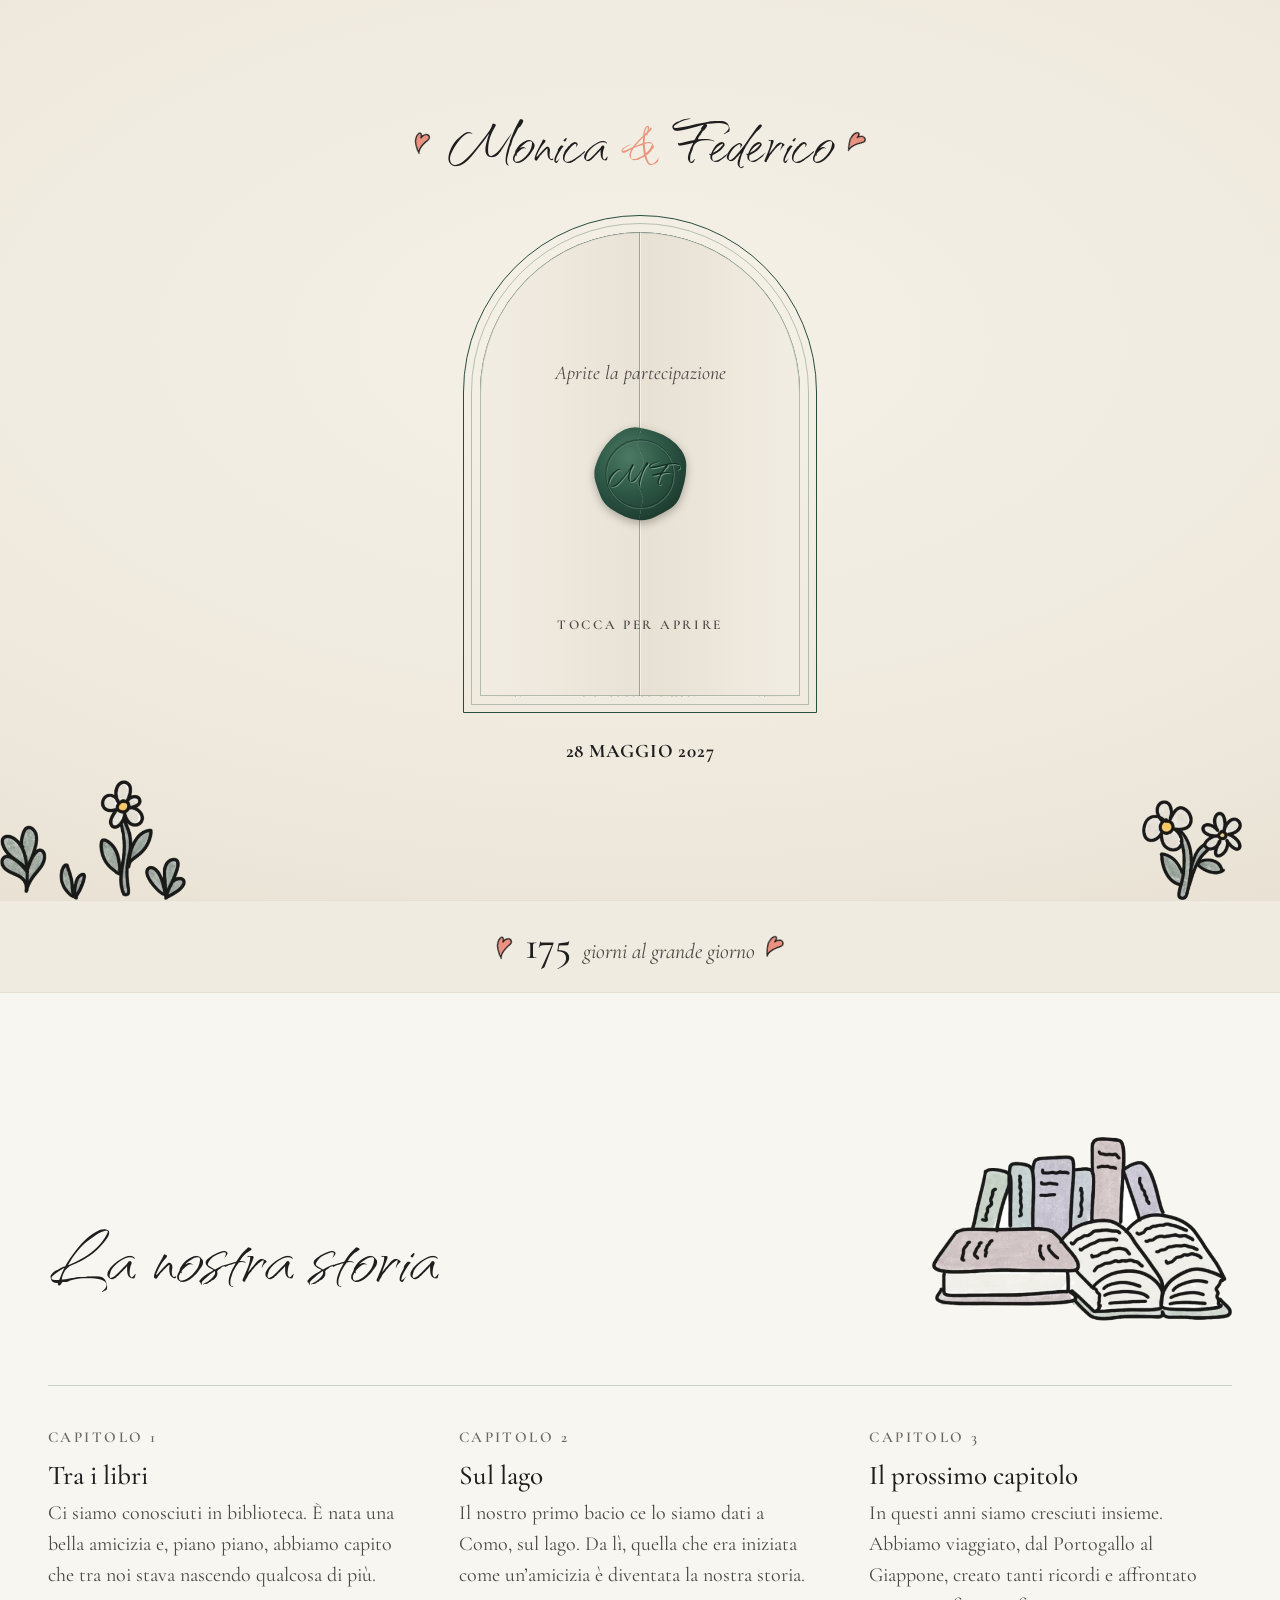
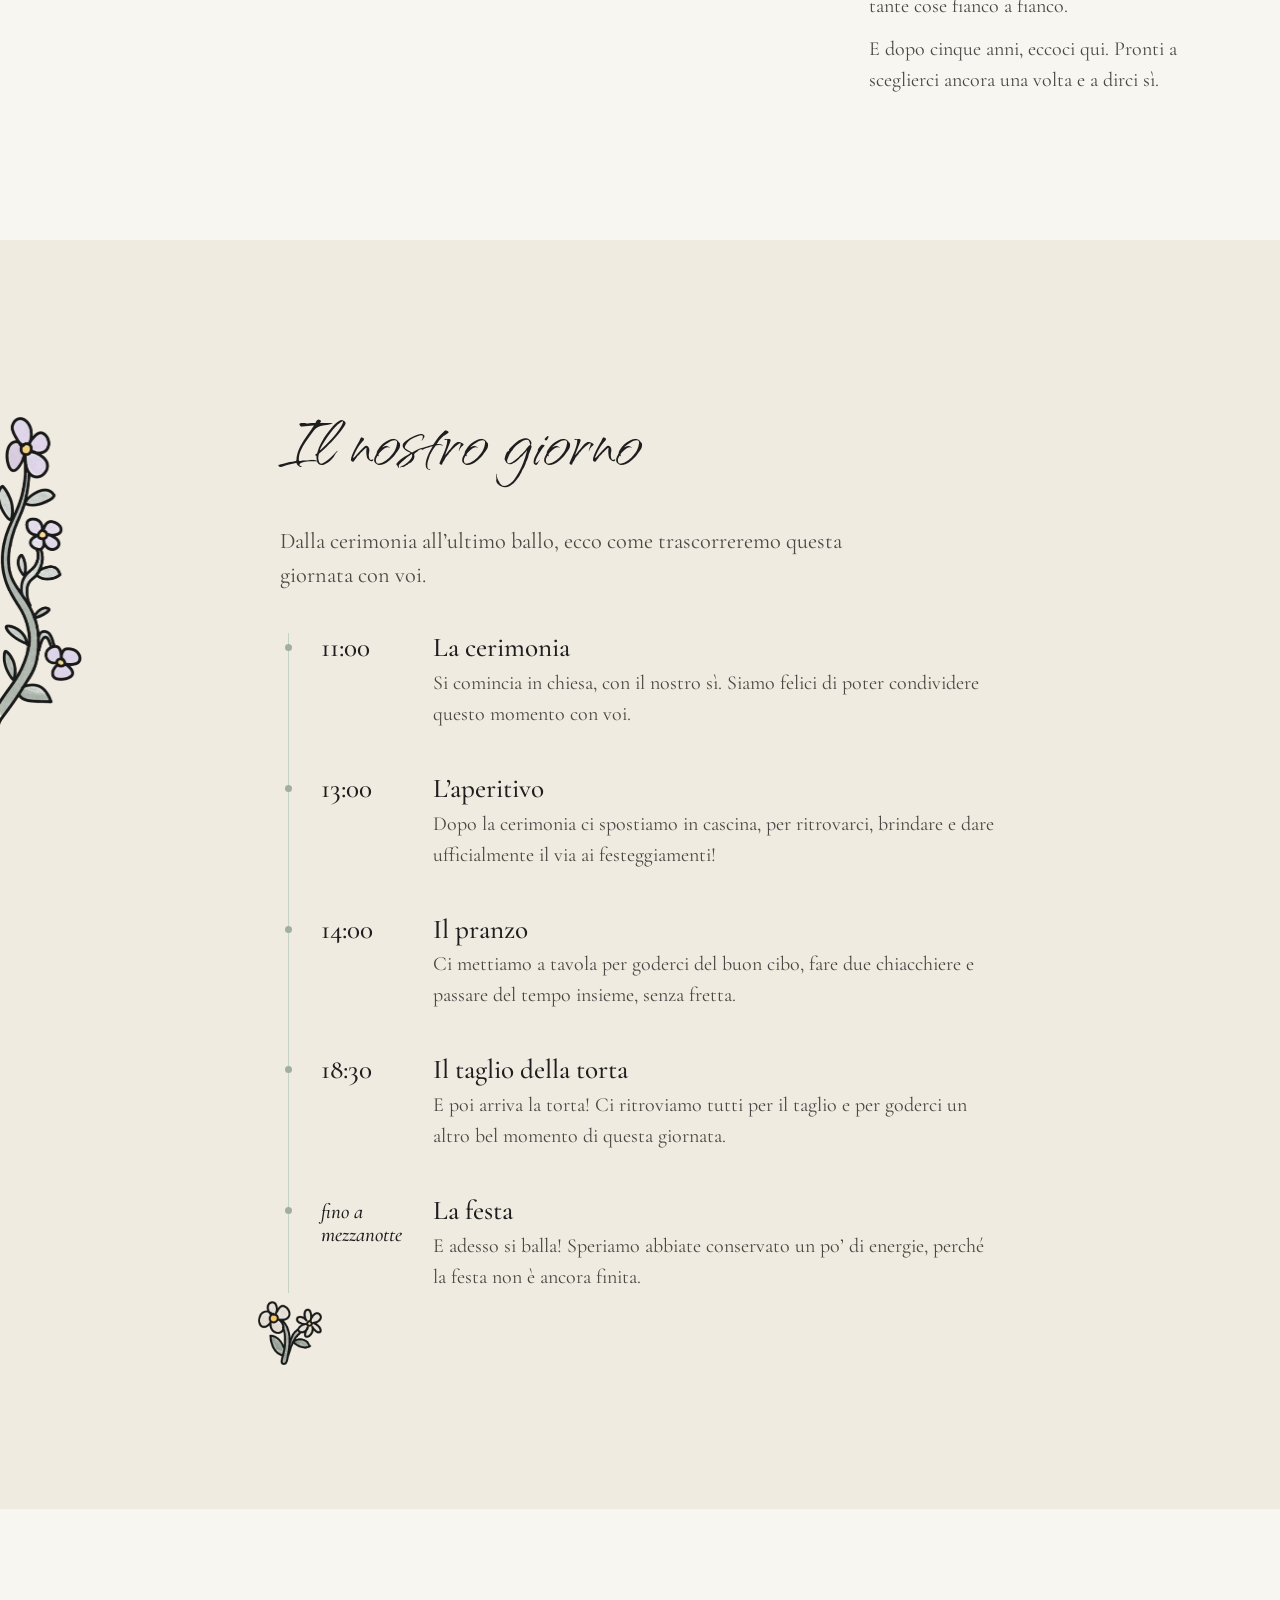
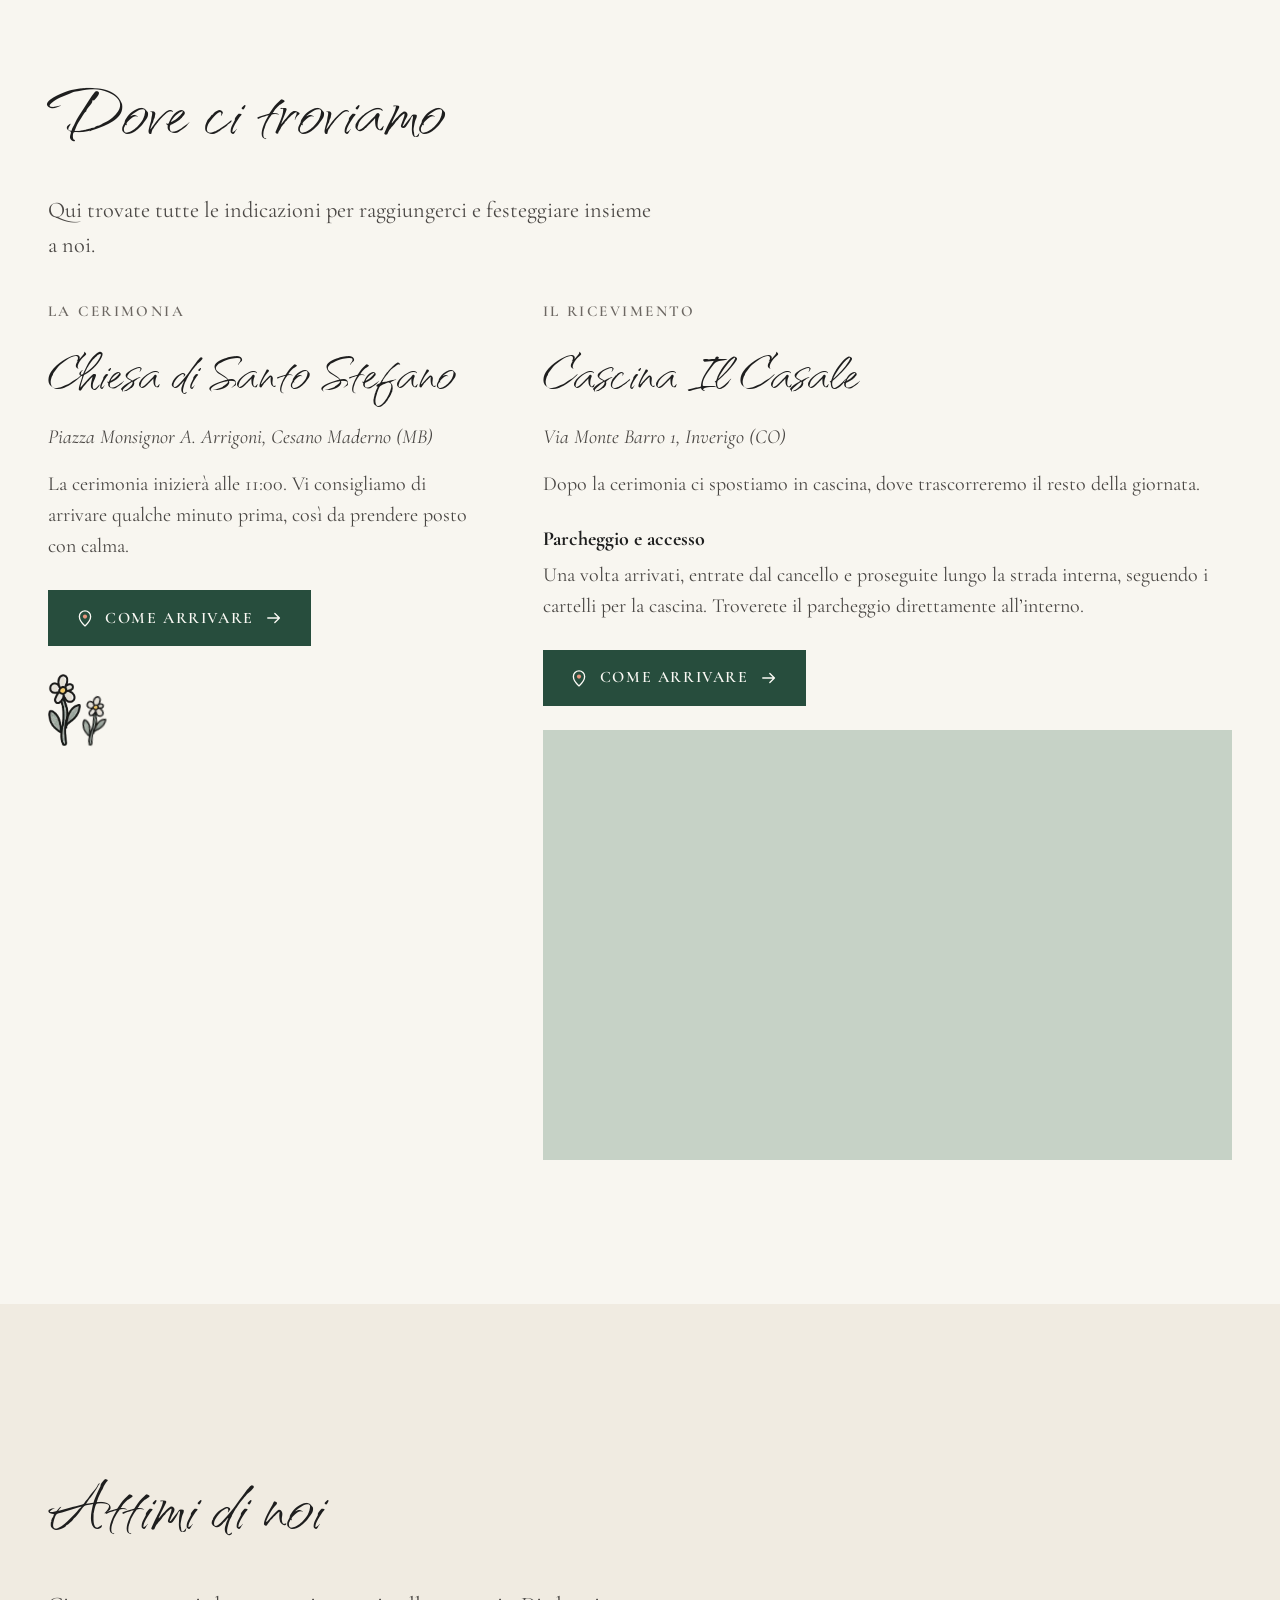
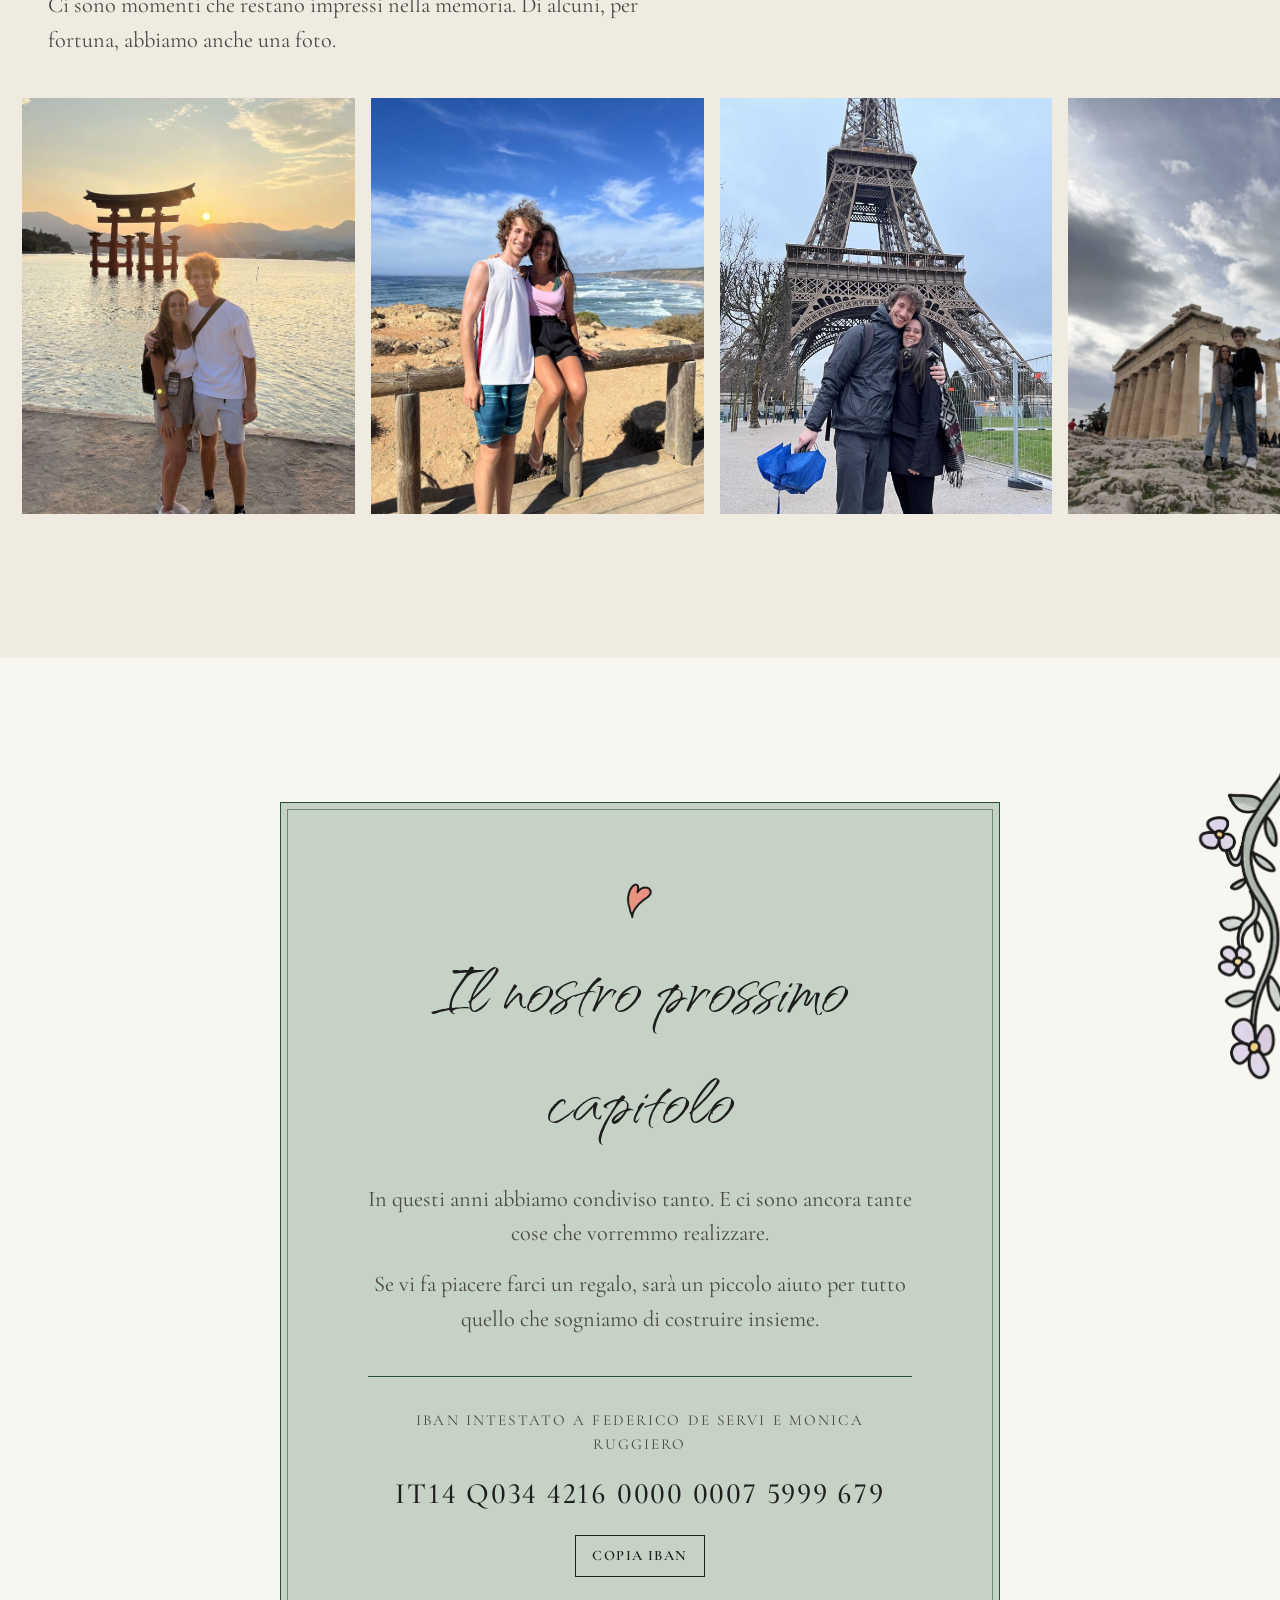
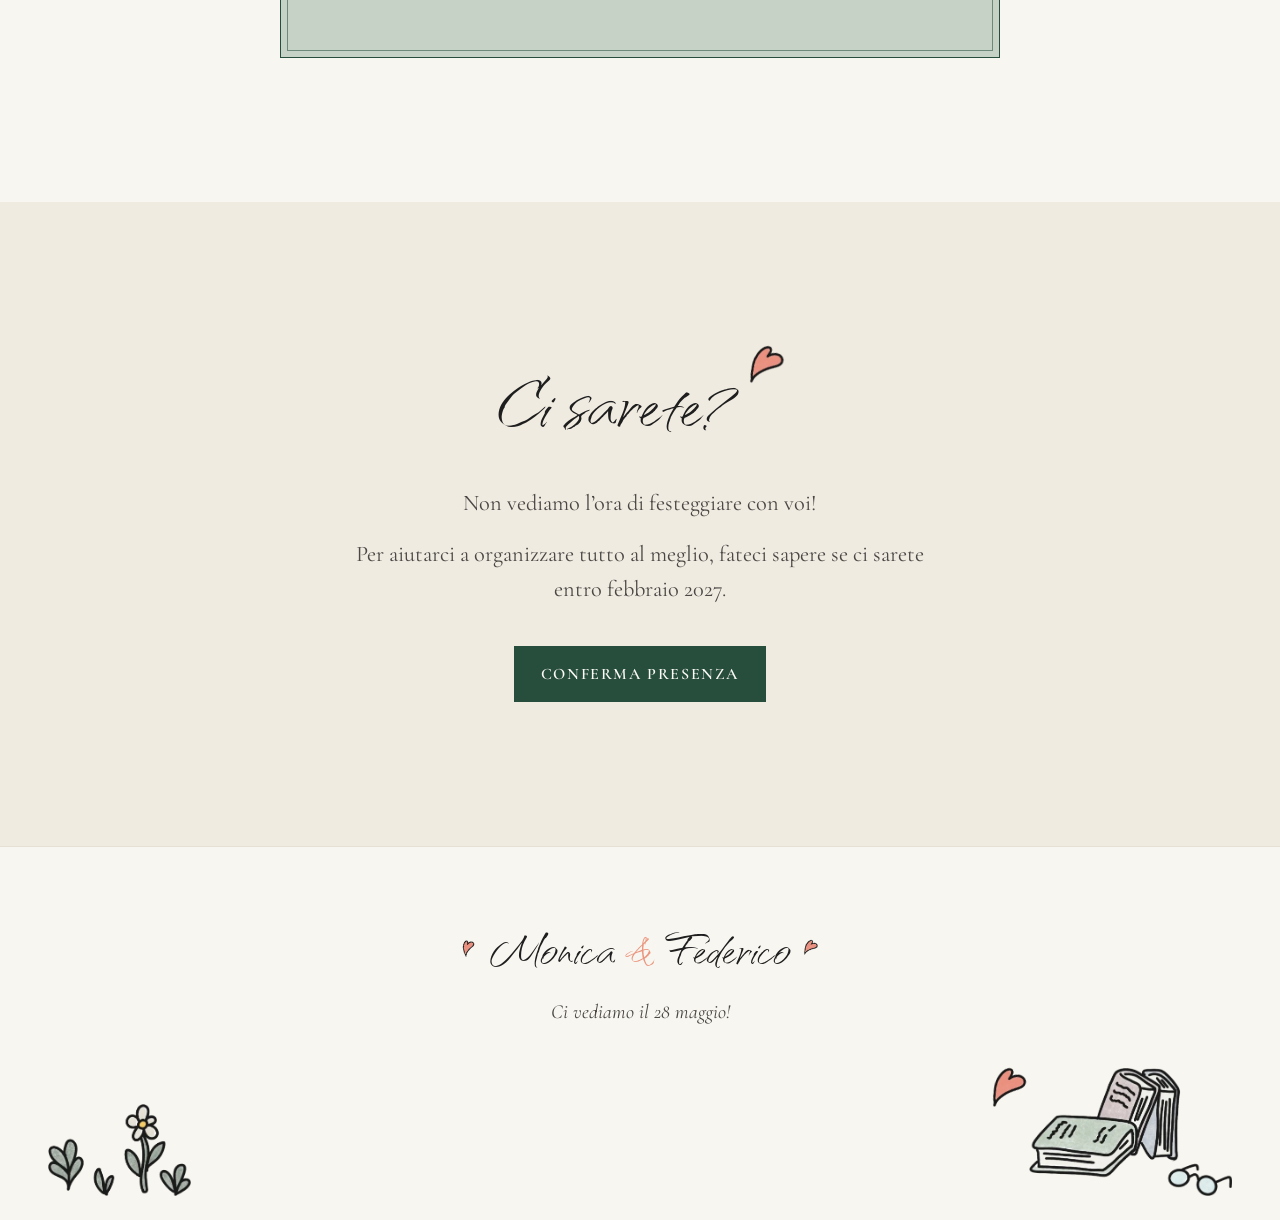
<file: index.html>
<!doctype html>
<html lang="it">
<head>
  <meta charset="utf-8">
  <meta name="viewport" content="width=device-width, initial-scale=1">
  <meta name="robots" content="noindex, nofollow">
  <title>Monica &amp; Federico, 28 maggio 2027</title>
  <meta name="description" content="Monica e Federico si sposano il 28 maggio 2027 a Inverigo. Programma, luoghi, regali e conferma di presenza.">
  <meta property="og:title" content="Monica & Federico, 28 maggio 2027">
  <meta property="og:description" content="Ci sposiamo. Tutte le informazioni per la giornata.">
  <meta property="og:type" content="website">
  <meta property="og:image" content="assets/img/anteprima.jpg">
  <meta property="og:image:width" content="1200">
  <meta property="og:image:height" content="630">
  <meta property="og:image:alt" content="Disegno di Monica e Federico abbracciati, tra i fiori">
  <meta name="theme-color" content="#274D3D">
  <link rel="icon" type="image/png" href="assets/img/favicon.png">
  <link rel="apple-touch-icon" href="assets/img/apple-touch-icon.png">
  <link rel="preconnect" href="https://fonts.googleapis.com">
  <link rel="preconnect" href="https://fonts.gstatic.com" crossorigin>
  <link href="https://fonts.googleapis.com/css2?family=Qwitcher+Grypen&family=Cormorant+Garamond:ital,wght@0,400;0,500;0,600;0,700;1,400;1,500&display=swap" rel="stylesheet">
  <link rel="stylesheet" href="css/styles.css">
  <script>
    /* Busta della partecipazione all'apertura: solo entrando dalla home senza ancora, una volta per sessione */
    (function () {
      try { if (location.hash || sessionStorage.getItem("intro-vista")) return; } catch (e) {}
      document.documentElement.classList.add("has-intro");
    })();
  </script>
</head>
<body>

<!-- INTRO: la busta della partecipazione, si apre al tocco -->
<div class="intro" id="intro" role="dialog" aria-modal="true" aria-label="Partecipazione di Monica e Federico">
  <div class="intro__stage">
    <p class="intro__names"><img class="doodle-heart doodle-heart--l" src="assets/img/disegni/cuore.webp" alt="" width="77" height="102">Monica <em>&amp;</em> Federico<img class="doodle-heart" src="assets/img/disegni/cuore.webp" alt="" width="77" height="102"></p>
    <button class="intro__arch" id="introOpen" type="button" aria-label="Apri la partecipazione">
      <span class="intro__window" aria-hidden="true">
        <span class="intro__lining"></span>
        <span class="intro__card">
          <span class="intro__eyebrow">Ci sposiamo!</span>
          <span class="intro__mono"><img src="assets/img/disegni/cuore.webp" alt="" width="77" height="102">M F<img src="assets/img/disegni/cuore.webp" alt="" width="77" height="102"></span>
          <span class="intro__card-date">28 · 05 · 2027</span>
        </span>
        <span class="intro__pocket"><img src="assets/img/disegni/cuore.webp" alt="" width="77" height="102"></span>
        <span class="intro__door intro__door--l"></span>
        <span class="intro__door intro__door--r"></span>
        <span class="intro__invite">Aprite la partecipazione</span>
        <svg class="intro__seal" viewBox="0 0 100 100">
          <defs>
            <radialGradient id="sealWax" cx="38%" cy="32%" r="75%">
              <stop offset="0" stop-color="#4b7a63"/>
              <stop offset=".55" stop-color="#2c5544"/>
              <stop offset="1" stop-color="#1b382c"/>
            </radialGradient>
            <g id="sealFace">
              <path fill="url(#sealWax)" d="M95.2 41.8Q95.2 50.0 93.5 57.6Q91.8 65.2 88.8 72.6Q85.7 80.0 78.9 84.1Q72.1 88.2 65.0 91.8Q58.0 95.5 50.1 95.1Q42.1 94.7 35.0 91.4Q28.0 88.2 21.4 83.9Q14.7 79.6 11.7 72.3Q8.7 65.0 6.5 57.5Q4.3 50.0 6.4 42.5Q8.6 34.9 12.3 28.3Q16.1 21.6 21.7 16.0Q27.2 10.5 34.5 6.9Q41.8 3.3 49.7 4.8Q57.7 6.3 65.0 8.8Q72.4 11.2 79.0 15.6Q85.7 20.1 90.4 26.8Q95.1 33.6 95.2 41.8Z"/>
              <circle cx="50" cy="50" r="33" fill="none" stroke="#18322a" stroke-width="2.2" opacity=".55"/>
              <circle cx="50.6" cy="50.8" r="33" fill="none" stroke="#6f9a83" stroke-width="1" opacity=".55"/>
              <text x="50.7" y="60.7" text-anchor="middle" font-family="Qwitcher Grypen, cursive" font-size="42" fill="#8fb39f" opacity=".75">M F</text>
              <text x="50" y="60" text-anchor="middle" font-family="Qwitcher Grypen, cursive" font-size="42" fill="#132a20">M F</text>
            </g>
            <clipPath id="sealLeft"><path d="M0 0H53L47 21L54 38L46 55L53 74L48 100H0Z"/></clipPath>
            <clipPath id="sealRight"><path d="M53 0H100V100H48L53 74L46 55L54 38L47 21Z"/></clipPath>
          </defs>
          <g class="intro__seal-half intro__seal-half--l" clip-path="url(#sealLeft)"><use href="#sealFace"/></g>
          <g class="intro__seal-half intro__seal-half--r" clip-path="url(#sealRight)"><use href="#sealFace"/></g>
        </svg>
        <span class="intro__tap">Tocca per aprire</span>
      </span>
    </button>
    <p class="intro__date">28 maggio 2027</p>
  </div>
  <img class="intro__flowers intro__flowers--l" src="assets/img/disegni/fiori-prato.webp" alt="" width="327" height="211">
  <img class="intro__flowers intro__flowers--r" src="assets/img/disegni/fiori-mazzo.webp" alt="" width="180" height="181">
</div>

<a class="skip" href="#main">Vai al contenuto</a>

<div class="nav-sentinel" aria-hidden="true"></div>
<header class="nav" id="nav">
  <a class="nav__brand" href="#top" aria-label="Torna all'inizio">M F</a>
  <button class="nav__toggle" id="navToggle" aria-expanded="false" aria-controls="navMenu" aria-label="Apri il menu">
    <span></span><span></span>
  </button>
  <nav class="nav__menu" id="navMenu" aria-label="Sezioni del sito">
    <a href="#storia">La storia</a>
    <a href="#programma">Programma</a>
    <a href="#luoghi">Luoghi</a>
    <a href="#galleria">Galleria</a>
    <a href="#regali">Regali</a>
    <a class="btn btn--small" href="conferma.html">Conferma presenza</a>
  </nav>
</header>

<main id="main">

  <!-- HERO -->
  <section class="hero" id="top">
    <figure class="hero__art">
      <img class="hero__couple" src="assets/img/disegni/coppia.webp" alt="Disegno di Monica e Federico abbracciati, con due cuori" width="694" height="558" fetchpriority="high">
      <img class="hero__flowers hero__flowers--left" src="assets/img/disegni/fiori-prato.webp" alt="" width="327" height="211">
      <img class="hero__flowers hero__flowers--right" src="assets/img/disegni/fiori-mazzo.webp" alt="" width="180" height="181">
    </figure>
    <div class="hero__copy">
      <p class="eyebrow">Ci sposiamo!</p>
      <h1 class="hero__title">Monica <em>&amp;</em> Federico</h1>
      <p class="hero__date">28 maggio 2027</p>
      <p class="hero__sub">E quando immaginiamo quel giorno, ci siete anche voi.</p>
      <p class="hero__sub">Perché la nostra storia non è fatta solo di noi due, ma anche delle persone che ci sono state accanto fin qui.</p>
      <div class="hero__actions">
        <a class="btn" href="conferma.html">Conferma presenza</a>
        <a class="btn btn--ghost" href="#programma">Il programma</a>
      </div>
    </div>
  </section>

  <div class="countdown" id="countdown" aria-live="polite">
    <img class="countdown__heart" src="assets/img/disegni/cuore.webp" alt="" width="77" height="102">
    <span class="countdown__n" data-countdown-days>...</span>
    <span class="countdown__label" data-countdown-label>giorni al grande giorno</span>
    <img class="countdown__heart countdown__heart--r" src="assets/img/disegni/cuore.webp" alt="" width="77" height="102">
  </div>

  <!-- STORIA -->
  <section class="section story" id="storia">
    <div class="wrap">
      <div class="story__intro">
        <h2 class="h2 reveal">La nostra storia</h2>
        <img class="story__books reveal" src="assets/img/disegni/libri.webp" alt="" width="507" height="310" loading="lazy">
      </div>
      <ol class="milestones reveal">
        <li class="milestone">
          <span class="milestone__chapter">Capitolo 1</span>
          <h3 class="milestone__title">Tra i libri</h3>
          <p>Ci siamo conosciuti in biblioteca. È nata una bella amicizia e, piano piano, abbiamo capito che tra noi stava nascendo qualcosa di più.</p>
        </li>
        <li class="milestone">
          <span class="milestone__chapter">Capitolo 2</span>
          <h3 class="milestone__title">Sul lago</h3>
          <p>Il nostro primo bacio ce lo siamo dati a Como, sul lago. Da lì, quella che era iniziata come un’amicizia è diventata la nostra storia.</p>
        </li>
        <li class="milestone">
          <span class="milestone__chapter">Capitolo 3</span>
          <h3 class="milestone__title">Il prossimo capitolo</h3>
          <p>In questi anni siamo cresciuti insieme. Abbiamo viaggiato, dal Portogallo al Giappone, creato tanti ricordi e affrontato tante cose fianco a fianco.</p>
          <p>E dopo cinque anni, eccoci qui. Pronti a sceglierci ancora una volta e a dirci sì.</p>
        </li>
      </ol>
    </div>
  </section>

  <!-- PROGRAMMA -->
  <section class="section section--tint has-deco" id="programma">
    <img class="deco-ramo deco-ramo--left" src="assets/img/disegni/ramo-lilla.webp" alt="" width="165" height="615" loading="lazy">
    <div class="wrap wrap--narrow">
      <h2 class="h2 reveal">Il nostro giorno</h2>
      <p class="lead reveal">Dalla cerimonia all’ultimo ballo, ecco come trascorreremo questa giornata con voi.</p>
      <ol class="timeline">
        <li class="timeline__item reveal">
          <time class="timeline__time" datetime="2027-05-28T11:00">11:00</time>
          <div>
            <h3 class="timeline__title">La cerimonia</h3>
            <p>Si comincia in chiesa, con il nostro sì. Siamo felici di poter condividere questo momento con voi.</p>
          </div>
        </li>
        <li class="timeline__item reveal">
          <time class="timeline__time" datetime="2027-05-28T13:00">13:00</time>
          <div>
            <h3 class="timeline__title">L’aperitivo</h3>
            <p>Dopo la cerimonia ci spostiamo in cascina, per ritrovarci, brindare e dare ufficialmente il via ai festeggiamenti!</p>
          </div>
        </li>
        <li class="timeline__item reveal">
          <time class="timeline__time" datetime="2027-05-28T14:00">14:00</time>
          <div>
            <h3 class="timeline__title">Il pranzo</h3>
            <p>Ci mettiamo a tavola per goderci del buon cibo, fare due chiacchiere e passare del tempo insieme, senza fretta.</p>
          </div>
        </li>
        <li class="timeline__item reveal">
          <time class="timeline__time" datetime="2027-05-28T18:30">18:30</time>
          <div>
            <h3 class="timeline__title">Il taglio della torta</h3>
            <p>E poi arriva la torta! Ci ritroviamo tutti per il taglio e per goderci un altro bel momento di questa giornata.</p>
          </div>
        </li>
        <li class="timeline__item reveal">
          <time class="timeline__time timeline__time--soft" datetime="2027-05-29T00:00">fino a mezzanotte</time>
          <div>
            <h3 class="timeline__title">La festa</h3>
            <p>E adesso si balla! Speriamo abbiate conservato un po’ di energie, perché la festa non è ancora finita.</p>
          </div>
        </li>
      </ol>
      <img class="timeline__flowers" src="assets/img/disegni/fiori-mazzo.webp" alt="" width="180" height="181" loading="lazy">
    </div>
  </section>

  <!-- LUOGHI -->
  <section class="section" id="luoghi">
    <div class="wrap">
      <h2 class="h2 reveal">Dove ci troviamo</h2>
      <p class="lead reveal">Qui trovate tutte le indicazioni per raggiungerci e festeggiare insieme a noi.</p>
      <div class="places">
        <article class="place reveal">
          <h3 class="place__title">La cerimonia</h3>
          <p class="place__name">Chiesa di Santo Stefano</p>
          <p class="place__where">Piazza Monsignor A. Arrigoni, Cesano Maderno (MB)</p>
          <p>La cerimonia inizierà alle 11:00. Vi consigliamo di arrivare qualche minuto prima, così da prendere posto con calma.</p>
          <!-- Coordinate della chiesa parrocchiale attuale (Wikidata Q30045319), non della Chiesa Vecchia sconsacrata sulla stessa piazza -->
          <a class="btn btn--route" href="https://www.google.com/maps/dir/?api=1&amp;destination=45.627421%2C9.145887" target="_blank" rel="noopener"><svg class="btn__pin" viewBox="0 0 24 24" aria-hidden="true"><path d="M12 21.5s-6.75-5.9-6.75-11.25a6.75 6.75 0 0 1 13.5 0C18.75 15.6 12 21.5 12 21.5z"/><circle cx="12" cy="10.25" r="2.5"/></svg><span>Come arrivare</span><svg class="btn__arrow" viewBox="0 0 24 24" aria-hidden="true"><path d="M4.5 12h14M13 6.5l5.5 5.5-5.5 5.5"/></svg></a>
          <div class="place__flowers" aria-hidden="true">
            <img src="assets/img/disegni/margherita.webp" alt="" width="95" height="205" loading="lazy">
            <img src="assets/img/disegni/margherita.webp" alt="" width="95" height="205" loading="lazy">
          </div>
        </article>
        <article class="place place--wide reveal">
          <h3 class="place__title">Il ricevimento</h3>
          <p class="place__name">Cascina Il Casale</p>
          <p class="place__where">Via Monte Barro 1, Inverigo (CO)</p>
          <p>Dopo la cerimonia ci spostiamo in cascina, dove trascorreremo il resto della giornata.</p>
          <h4 class="place__subtitle">Parcheggio e accesso</h4>
          <p>Una volta arrivati, entrate dal cancello e proseguite lungo la strada interna, seguendo i cartelli per la cascina. Troverete il parcheggio direttamente all’interno.</p>
          <a class="btn btn--route" href="https://www.google.com/maps/dir/?api=1&amp;destination=Via+Monte+Barro+1%2C+Inverigo+CO" target="_blank" rel="noopener"><svg class="btn__pin" viewBox="0 0 24 24" aria-hidden="true"><path d="M12 21.5s-6.75-5.9-6.75-11.25a6.75 6.75 0 0 1 13.5 0C18.75 15.6 12 21.5 12 21.5z"/><circle cx="12" cy="10.25" r="2.5"/></svg><span>Come arrivare</span><svg class="btn__arrow" viewBox="0 0 24 24" aria-hidden="true"><path d="M4.5 12h14M13 6.5l5.5 5.5-5.5 5.5"/></svg></a>
          <div class="map">
            <iframe title="Mappa di Cascina Il Casale, Via Monte Barro 1, Inverigo" src="https://www.google.com/maps?q=Via+Monte+Barro+1,+Inverigo+CO&amp;z=15&amp;output=embed" loading="lazy" referrerpolicy="no-referrer-when-downgrade" allowfullscreen></iframe>
          </div>
        </article>
      </div>
    </div>
  </section>

  <!-- GALLERIA -->
  <section class="section section--tint" id="galleria">
    <div class="wrap">
      <h2 class="h2 reveal">Attimi di noi</h2>
      <p class="lead reveal">Ci sono momenti che restano impressi nella memoria. Di alcuni, per fortuna, abbiamo anche una foto.</p>
    </div>
    <div class="carousel reveal" id="galleryCarousel" tabindex="0" aria-label="Foto di Monica e Federico, scorrimento orizzontale">
      <div class="carousel__track">
        <figure class="carousel__item"><img src="assets/img/miyajima.jpg" alt="Monica e Federico davanti al torii di Miyajima, al tramonto" width="1512" height="2016"></figure>
        <figure class="carousel__item"><img src="assets/img/mare.jpg" alt="Monica e Federico sulla scogliera, con l'oceano alle spalle" width="1512" height="2016"></figure>
        <figure class="carousel__item"><img src="assets/img/parigi.jpg" alt="Monica e Federico a Parigi, sotto la Tour Eiffel" width="2016" height="1512"></figure>
        <figure class="carousel__item"><img src="assets/img/atene.jpg" alt="Monica e Federico sull'Acropoli di Atene, davanti al Partenone" width="1512" height="2016"></figure>
        <figure class="carousel__item"><img src="assets/img/venezia.jpg" alt="Monica e Federico sulla riva a Venezia, con la laguna dietro" width="2016" height="1512" loading="lazy"></figure>
        <figure class="carousel__item"><img src="assets/img/giappone-te.jpg" alt="Monica e Federico in ginocchio sul tatami con le ciotole del tè" width="1512" height="2016" loading="lazy"></figure>
        <figure class="carousel__item"><img src="assets/img/laurea.jpg" alt="Monica con la corona d'alloro il giorno della laurea, con Federico" width="2048" height="1365" loading="lazy"></figure>
        <figure class="carousel__item"><img src="assets/img/aeroporto.jpg" alt="Selfie di Monica e Federico in aeroporto, in partenza" width="1512" height="2016" loading="lazy"></figure>
        <figure class="carousel__item"><img src="assets/img/macchina.jpg" alt="Monica e Federico davanti alla macchina" width="1512" height="2016" loading="lazy"></figure>
        <figure class="carousel__item"><img src="assets/img/selfie-cielo.jpg" alt="Selfie di Monica e Federico sotto un cielo nuvoloso" width="1512" height="2016" loading="lazy"></figure>
      </div>
    </div>
  </section>

  <!-- REGALI -->
  <section class="section has-deco" id="regali">
    <img class="deco-ramo deco-ramo--right" src="assets/img/disegni/ramo-lilla.webp" alt="" width="165" height="615" loading="lazy">
    <div class="wrap wrap--narrow">
      <div class="gifts reveal">
        <img class="gifts__heart" src="assets/img/disegni/cuore.webp" alt="" width="77" height="102" loading="lazy">
        <h2 class="h2">Il nostro prossimo capitolo</h2>
        <p class="lead">In questi anni abbiamo condiviso tanto. E ci sono ancora tante cose che vorremmo realizzare.</p>
        <p class="lead">Se vi fa piacere farci un regalo, sarà un piccolo aiuto per tutto quello che sogniamo di costruire insieme.</p>
        <!-- Resta nascosto finche' IBAN e IBAN_INTESTATARIO in js/main.js sono vuoti -->
        <div class="iban" id="iban" hidden>
          <span class="iban__label">IBAN intestato a <span id="ibanHolder"></span></span>
          <code class="iban__value" id="ibanValue"></code>
          <button class="btn btn--ghost btn--small" type="button" id="copyIban">Copia IBAN</button>
        </div>
      </div>
    </div>
  </section>

  <!-- RIMANDO ALLA CONFERMA -->
  <section class="section closing" id="rsvp">
    <div class="wrap wrap--narrow closing__inner">
      <h2 class="h2 reveal">Ci sarete?<img class="doodle-heart" src="assets/img/disegni/cuore.webp" alt="" width="77" height="102" loading="lazy"></h2>
      <p class="lead reveal">Non vediamo l’ora di festeggiare con voi!</p>
      <p class="lead reveal">Per aiutarci a organizzare tutto al meglio, fateci sapere se ci sarete entro febbraio 2027.</p>
      <a class="btn reveal" href="conferma.html">Conferma presenza</a>
    </div>
  </section>

</main>

<footer class="footer">
  <div class="wrap footer__inner">
    <p class="footer__names"><img class="doodle-heart doodle-heart--l" src="assets/img/disegni/cuore.webp" alt="" width="77" height="102" loading="lazy">Monica <em>&amp;</em> Federico<img class="doodle-heart" src="assets/img/disegni/cuore.webp" alt="" width="77" height="102" loading="lazy"></p>
    <p class="footer__line">Ci vediamo il 28 maggio!</p>
  </div>
  <div class="wrap footer__ground" aria-hidden="true">
    <img class="footer__flowers" src="assets/img/disegni/fiori-prato.webp" alt="" width="327" height="211" loading="lazy">
    <span class="footer__books">
      <img class="footer__heart" src="assets/img/disegni/cuore.webp" alt="" width="77" height="102" loading="lazy">
      <img src="assets/img/disegni/libri-occhiali.webp" alt="" width="459" height="289" loading="lazy">
    </span>
  </div>
</footer>

<script src="js/main.js" defer></script>
</body>
</html>
</file>
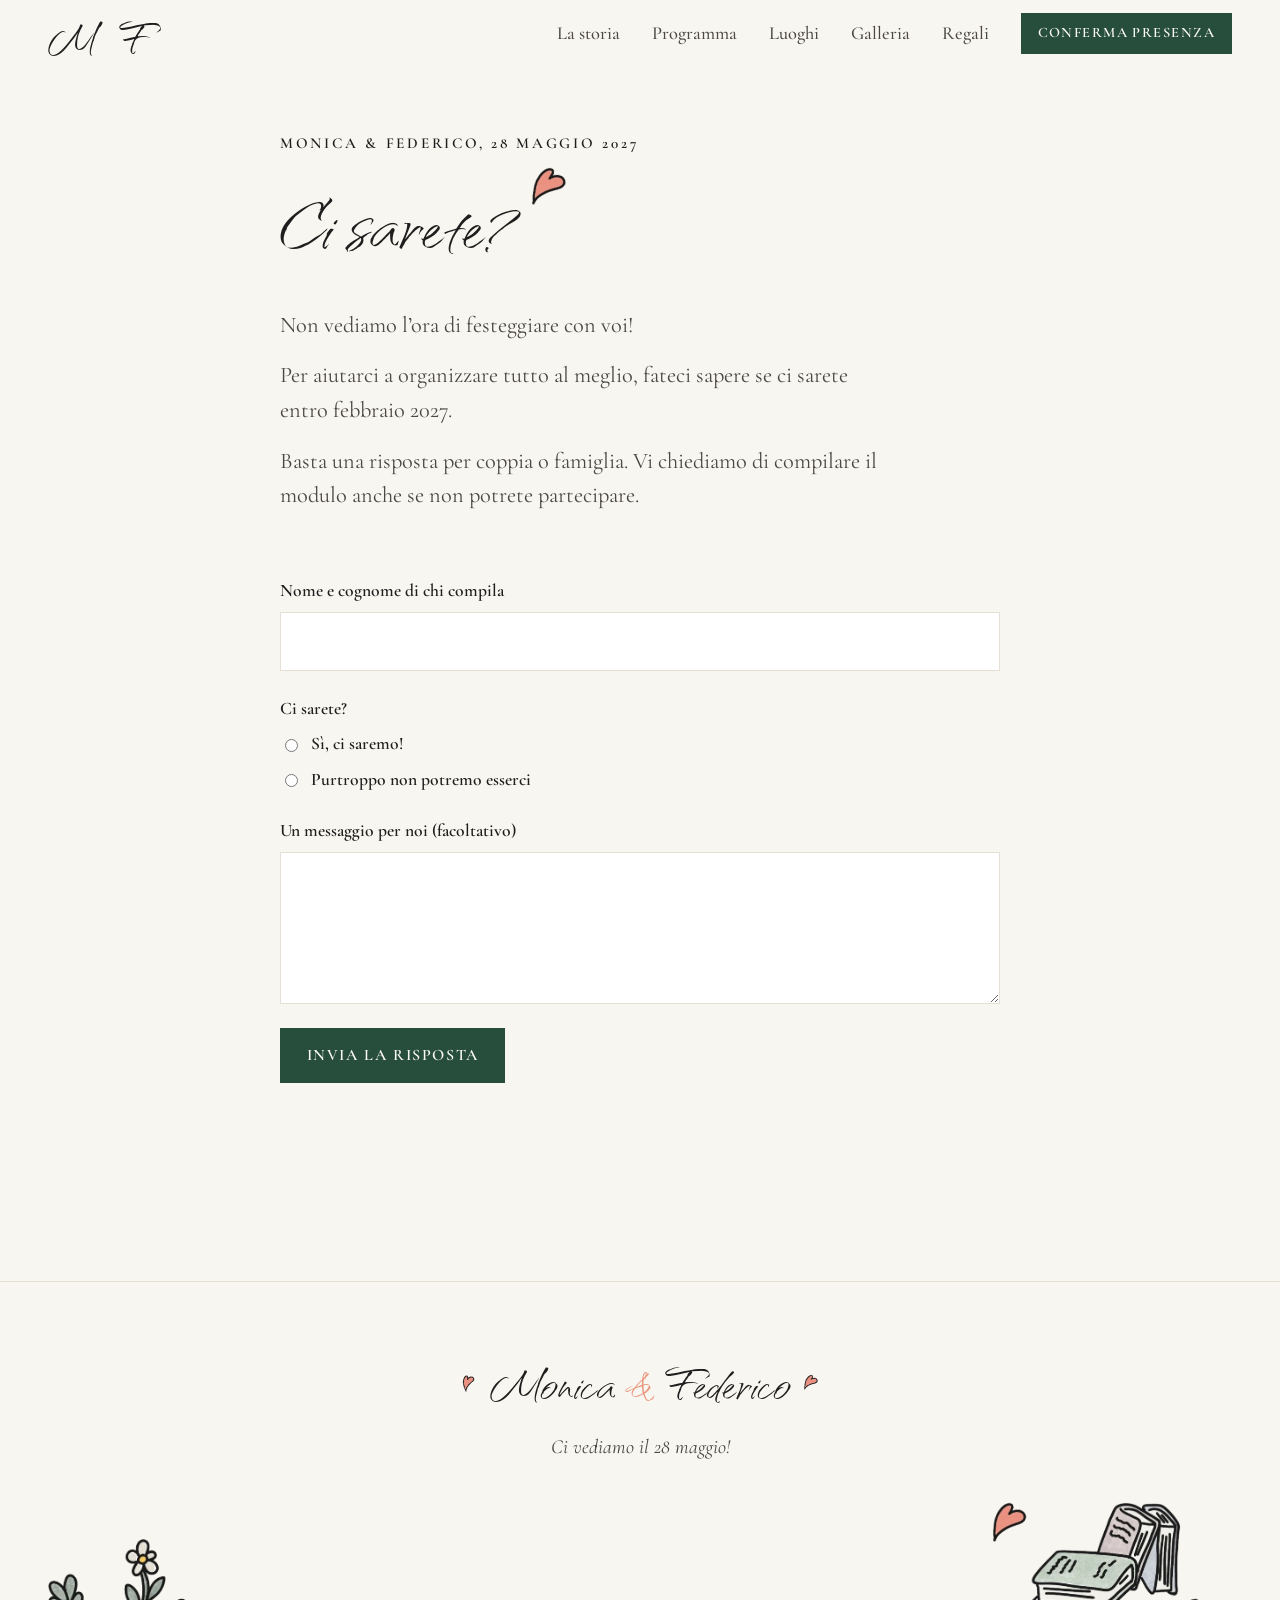
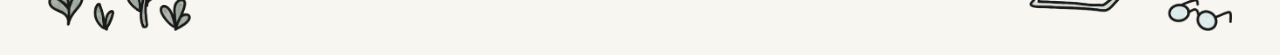
<file: conferma.html>
<!doctype html>
<html lang="it">
<head>
  <meta charset="utf-8">
  <meta name="viewport" content="width=device-width, initial-scale=1">
  <meta name="robots" content="noindex, nofollow">
  <title>Conferma la presenza, Monica &amp; Federico</title>
  <meta name="description" content="Conferma la tua presenza al matrimonio di Monica e Federico, 28 maggio 2027 a Inverigo.">
  <meta property="og:title" content="Conferma la presenza, Monica & Federico">
  <meta property="og:description" content="Fateci sapere se ci sarete il 28 maggio 2027.">
  <meta property="og:type" content="website">
  <meta property="og:image" content="assets/img/anteprima.jpg">
  <meta property="og:image:width" content="1200">
  <meta property="og:image:height" content="630">
  <meta property="og:image:alt" content="Disegno di Monica e Federico abbracciati, tra i fiori">
  <meta name="theme-color" content="#274D3D">
  <link rel="icon" type="image/png" href="assets/img/favicon.png">
  <link rel="apple-touch-icon" href="assets/img/apple-touch-icon.png">
  <link rel="preconnect" href="https://fonts.googleapis.com">
  <link rel="preconnect" href="https://fonts.gstatic.com" crossorigin>
  <link href="https://fonts.googleapis.com/css2?family=Qwitcher+Grypen&family=Cormorant+Garamond:ital,wght@0,400;0,500;0,600;0,700;1,400;1,500&display=swap" rel="stylesheet">
  <link rel="stylesheet" href="css/styles.css">
</head>
<body>

<a class="skip" href="#main">Vai al contenuto</a>

<div class="nav-sentinel" aria-hidden="true"></div>
<header class="nav" id="nav">
  <a class="nav__brand" href="index.html" aria-label="Torna all'inizio">M F</a>
  <button class="nav__toggle" id="navToggle" aria-expanded="false" aria-controls="navMenu" aria-label="Apri il menu">
    <span></span><span></span>
  </button>
  <nav class="nav__menu" id="navMenu" aria-label="Sezioni del sito">
    <a href="index.html#storia">La storia</a>
    <a href="index.html#programma">Programma</a>
    <a href="index.html#luoghi">Luoghi</a>
    <a href="index.html#galleria">Galleria</a>
    <a href="index.html#regali">Regali</a>
    <a class="btn btn--small" href="conferma.html" aria-current="page">Conferma presenza</a>
  </nav>
</header>

<main id="main">

  <!-- RSVP -->
  <section class="section rsvp rsvp--page" id="rsvp">
    <div class="wrap wrap--narrow">
      <p class="eyebrow">Monica &amp; Federico, 28 maggio 2027</p>
      <h1 class="h2 reveal">Ci sarete?<img class="doodle-heart" src="assets/img/disegni/cuore.webp" alt="" width="77" height="102"></h1>

      <div class="rsvp__paused reveal" id="rsvpPaused">
        <p class="lead">Il modulo per confermare sarà disponibile a breve. Vi avviseremo appena sarà attivo, insieme alla data entro cui rispondere.</p>
      </div>

      <!-- Compare dopo il 1 marzo 2027 (RSVP_CLOSES_AT in js/main.js) -->
      <div class="rsvp__paused reveal" id="rsvpClosed" hidden>
        <p class="lead">Scrivici pure su WhatsApp o chiamaci! Grazie!</p>
      </div>

      <form class="form" id="rsvpForm" hidden novalidate>
        <div data-rsvp-intro>
          <p class="lead">Non vediamo l’ora di festeggiare con voi!</p>
          <!-- "febbraio 2027" viene sostituito da RSVP_DEADLINE in js/main.js, se impostata -->
          <p class="lead">Per aiutarci a organizzare tutto al meglio, fateci sapere se ci sarete entro <span data-rsvp-deadline-wrap><span data-rsvp-deadline>febbraio 2027</span></span>.</p>
          <p class="lead">Basta una risposta per coppia o famiglia. Vi chiediamo di compilare il modulo anche se non potrete partecipare.</p>
        </div>

        <div class="field">
          <label for="nome">Nome e cognome di chi compila</label>
          <input id="nome" name="nome" type="text" autocomplete="name" required>
          <p class="field__error" data-error-for="nome">Inserisci il tuo nome.</p>
        </div>

        <fieldset class="field" id="presenzaField">
          <legend>Ci sarete?</legend>
          <label class="radio"><input type="radio" name="presenza" value="si" required> Sì, ci saremo!</label>
          <label class="radio"><input type="radio" name="presenza" value="no"> Purtroppo non potremo esserci</label>
          <p class="field__error" data-error-for="presenza">Fateci sapere se ci sarete.</p>
        </fieldset>

        <fieldset class="form__group" id="presenteFields" hidden disabled>
          <fieldset class="field" aria-describedby="partecipantiHint">
            <legend>Quante persone sarete?</legend>
            <p class="field__hint" id="partecipantiHint">Contate anche voi.</p>
            <div class="form__row">
              <div class="field field--half">
                <label for="adulti">Adulti</label>
                <input id="adulti" name="adulti" type="number" min="1" max="10" value="1" required>
              </div>
              <div class="field field--half">
                <label for="bambini">Bambini</label>
                <input id="bambini" name="bambini" type="number" min="0" max="10" value="0">
              </div>
            </div>
          </fieldset>

          <div class="field">
            <label for="accompagnatori">Nomi degli altri adulti</label>
            <input id="accompagnatori" name="accompagnatori" type="text">
          </div>

          <div class="field" id="etaBambiniField" hidden>
            <label for="eta_bambini">Nomi ed età dei bambini</label>
            <input id="eta_bambini" name="eta_bambini" type="text">
            <p class="field__hint">Per esempio: Giulia, 3 anni; Marco, 7 anni.</p>
          </div>

          <div class="field">
            <label for="intolleranze">Allergie o intolleranze alimentari</label>
            <input id="intolleranze" name="intolleranze" type="text">
            <p class="field__hint">Se presenti, indicate anche a chi si riferiscono.</p>
          </div>
        </fieldset>

        <div class="field">
          <label for="messaggio">Un messaggio per noi (facoltativo)</label>
          <textarea id="messaggio" name="messaggio" rows="4"></textarea>
        </div>

        <div class="field field--hp" aria-hidden="true">
          <label for="website">Sito web</label>
          <input id="website" name="website" type="text" tabindex="-1" autocomplete="off">
        </div>

        <button class="btn" type="submit" id="rsvpSubmit">Invia la risposta</button>
        <p class="form__status" id="rsvpStatus" role="status" aria-live="polite"></p>
      </form>
    </div>
  </section>

</main>

<footer class="footer">
  <div class="wrap footer__inner">
    <p class="footer__names"><img class="doodle-heart doodle-heart--l" src="assets/img/disegni/cuore.webp" alt="" width="77" height="102" loading="lazy">Monica <em>&amp;</em> Federico<img class="doodle-heart" src="assets/img/disegni/cuore.webp" alt="" width="77" height="102" loading="lazy"></p>
    <p class="footer__line">Ci vediamo il 28 maggio!</p>
  </div>
  <div class="wrap footer__ground" aria-hidden="true">
    <img class="footer__flowers" src="assets/img/disegni/fiori-prato.webp" alt="" width="327" height="211" loading="lazy">
    <span class="footer__books">
      <img class="footer__heart" src="assets/img/disegni/cuore.webp" alt="" width="77" height="102" loading="lazy">
      <img src="assets/img/disegni/libri-occhiali.webp" alt="" width="459" height="289" loading="lazy">
    </span>
  </div>
</footer>

<script src="js/main.js" defer></script>
</body>
</html>
</file>
<file: css/styles.css>
/* Monica & Federico, 28 maggio 2027
   Tema unico chiaro, ripreso dalla partecipazione stampata (Canva "Partecipazione Monica e Federico"):
   nomi e luoghi in corsivo, date in maiuscoletto grassetto.
   Testi solo nel nero e nei grigi del tratto dei disegni, mai in verde; la "&" nel corallo dei cuori.
   Il verde sottobosco resta per superfici, pulsanti, cornici e ceralacca.
   Fondi nel crema dei petali, linee e punti nella salvia grigia dei vestiti e degli steli.
   Forme: tutto a spigolo vivo, unica eccezione l'arco della foto hero. */

:root {
  color-scheme: light;
  /* Palette presa dai disegni della partecipazione, piu' il sottobosco scuro #274D3D per le superfici */
  --bg: #f8f6f0;               /* carta: bianco caldo */
  --bg-tint: #f0ebe1;          /* crema dei petali, schiarito */
  /* Testi: il nero del tratto dei disegni e due grigi caldi neutri, senza verde */
  --ink: #1e1e1e;
  --ink-2: #4a4744;
  --muted: #6c6762;
  --heart: #ea967e;            /* corallo dei cuori disegnati: solo la "&" dei nomi */
  --line: #e6e0d4;             /* crema un tono sotto il fondo */
  --accent: #274D3D;           /* superfici: pulsanti, cornici, ceralacca. Mai per i testi */
  --accent-hover: #33604d;
  --wedding: #a2aea2;          /* salvia degli steli: punti, sottolineature, bordo RSVP */
  --wedding-soft: #c6d2c6;     /* salvia dei vestiti e dei libri: linee, segnaposto, biglietto regali */
  --on-accent: #fbfaf5;        /* carta del biglietto: bianco caldo, non verdino */

  --script: "Qwitcher Grypen", "Snell Roundhand", "Brush Script MT", cursive;
  --serif: "Cormorant Garamond", "Iowan Old Style", Georgia, serif;
  --sans: var(--serif);

  --wrap: 1200px;
  --narrow: 720px;
  --gutter: clamp(1.25rem, 4vw, 3rem);
  --section: clamp(5rem, 12vw, 9rem);
  --ease: cubic-bezier(0.16, 1, 0.3, 1);
}

*, *::before, *::after { box-sizing: border-box; }
html { scroll-behavior: smooth; -webkit-text-size-adjust: 100%; }
body {
  margin: 0;
  background: var(--bg);
  color: var(--ink);
  font-family: var(--serif);
  font-weight: 400;
  font-size: 1.25rem;
  line-height: 1.55;
}
img { display: block; max-width: 100%; height: auto; }
a { color: inherit; }
p { margin: 0 0 1rem; }
h1, h2, h3 { margin: 0; font-family: var(--serif); font-weight: 500; line-height: 1.1; }
ol, ul { margin: 0; padding: 0; list-style: none; }
figure { margin: 0; }
button { font: inherit; }
[hidden] { display: none !important; }

.skip {
  position: absolute; left: 1rem; top: -3rem;
  background: var(--accent); color: var(--on-accent); padding: .5rem .75rem;
  z-index: 100;
}
.skip:focus { top: 1rem; }

.wrap { width: min(var(--wrap), 100% - 2 * var(--gutter)); margin-inline: auto; }
.wrap--narrow { width: min(var(--narrow), 100% - 2 * var(--gutter)); }

.section { padding-block: var(--section); }
.section--tint { background: var(--bg-tint); }

.eyebrow {
  font-size: .95rem; letter-spacing: .18em; text-transform: uppercase;
  color: var(--ink); font-weight: 600; margin-bottom: 1.25rem;
}

.h2 {
  font-family: var(--script); font-weight: 400;
  font-size: clamp(3.85rem, 8.4vw, 6rem);
  line-height: 1.15; padding-bottom: .1em;
  margin-bottom: 1.25rem;
}
.lead { font-size: 1.4rem; color: var(--ink-2); max-width: 55ch; margin-bottom: 2.5rem; }
.lead:has(+ .lead) { margin-bottom: 1rem; }

.link {
  color: var(--ink); text-decoration: none;
  border-bottom: 1px solid var(--wedding);
  transition: border-color .3s var(--ease);
}
.link:hover { border-color: var(--ink); }

/* Bottoni */
.btn {
  display: inline-flex; align-items: center; justify-content: center;
  padding: .9rem 1.6rem; white-space: nowrap;
  background: var(--accent); color: var(--on-accent);
  font-weight: 600; font-size: 1rem; letter-spacing: .1em; text-transform: uppercase;
  text-decoration: none; border: 1px solid var(--accent);
  transition: background .3s var(--ease), transform .15s var(--ease), color .3s var(--ease);
  cursor: pointer;
}
.btn:hover { background: var(--accent-hover); border-color: var(--accent-hover); }
.btn:active { transform: translateY(1px); }
.btn:focus-visible { outline: 2px solid var(--accent); outline-offset: 3px; }
.btn--ghost { background: transparent; color: var(--ink); border-color: var(--ink); }
.btn--ghost:hover { background: var(--accent); color: var(--on-accent); }
.btn--small { padding: .55rem 1rem; font-size: .9rem; }

/* "Come arrivare": pulsante pieno con lo spillo della mappa (punto corallo come i cuori) e una freccia.
   Quando la scheda del luogo compare passa un riflesso e lo spillo fa un saltello; al passaggio del mouse si ripete. */
.btn--route {
  gap: .65rem; margin-top: .75rem;
  position: relative; overflow: hidden; isolation: isolate;
}
.btn--route svg {
  flex: none; width: 1.25em; height: 1.25em;
  fill: none; stroke: currentColor; stroke-width: 1.6; stroke-linecap: round; stroke-linejoin: round;
}
.btn--route .btn__pin circle { fill: var(--heart); stroke: none; }
.btn--route::before {
  content: ""; position: absolute; inset: 0; z-index: -1; pointer-events: none;
  background: linear-gradient(110deg, transparent 30%, rgba(251, 250, 245, .3) 50%, transparent 70%);
  transform: translateX(-120%);
}
@media (prefers-reduced-motion: no-preference) {
  .btn--route { transition: background .3s var(--ease), transform .35s var(--ease), box-shadow .35s var(--ease); }
  .btn--route .btn__arrow { transition: transform .35s var(--ease); }
  .btn--route .btn__pin { transform-origin: 50% 100%; }
  .place.is-visible .btn--route::before { animation: route-shine 1.3s var(--ease) .7s; }
  .place.is-visible .btn--route .btn__pin { animation: route-hop .8s var(--ease) .9s; }
  .place .btn--route:hover, .place .btn--route:focus-visible {
    transform: translateY(-2px); box-shadow: 0 12px 24px -12px rgba(39, 77, 61, .6);
  }
  .place .btn--route:hover::before, .place .btn--route:focus-visible::before { animation: route-shine-again .9s var(--ease); }
  .place .btn--route:hover .btn__pin, .place .btn--route:focus-visible .btn__pin { animation: route-hop-again .7s var(--ease); }
  .btn--route:hover .btn__arrow, .btn--route:focus-visible .btn__arrow { transform: translateX(4px); }
}
@keyframes route-shine { to { transform: translateX(120%); } }
@keyframes route-shine-again { from { transform: translateX(-120%); } to { transform: translateX(120%); } }
@keyframes route-hop {
  0%, 100% { transform: none; }
  35% { transform: translateY(-5px) scaleY(1.05); }
  60% { transform: translateY(0) scale(1.08, .92); }
  80% { transform: translateY(-1.5px); }
}
@keyframes route-hop-again {
  0%, 100% { transform: none; }
  35% { transform: translateY(-5px) scaleY(1.05); }
  60% { transform: translateY(0) scale(1.08, .92); }
  80% { transform: translateY(-1.5px); }
}

/* Navigazione */
.nav-sentinel { position: absolute; top: 0; height: 1px; width: 1px; }
.nav {
  position: sticky; top: 0; z-index: 50;
  display: flex; align-items: center; justify-content: space-between;
  height: 68px; padding-inline: var(--gutter);
  background: color-mix(in srgb, var(--bg) 85%, transparent);
  backdrop-filter: blur(10px);
  -webkit-backdrop-filter: blur(10px);
  border-bottom: 1px solid transparent;
  transition: border-color .4s var(--ease);
}
.nav.is-scrolled { border-bottom-color: var(--line); }
/* Monogramma come sul retro della partecipazione: "M F" nel nero del tratto */
.nav__brand {
  font-family: var(--script); font-size: 3.6rem; line-height: 1;
  color: var(--ink); text-decoration: none; padding-top: .15em;
  word-spacing: .25em; white-space: nowrap;
}
.nav__menu { display: flex; align-items: center; gap: 2rem; }
.nav__menu a:not(.btn) {
  text-decoration: none; font-size: 1.15rem; font-weight: 500; color: var(--ink-2);
  transition: color .3s var(--ease);
}
.nav__menu a:not(.btn):hover { color: var(--ink); }
.nav__toggle {
  display: none; width: 44px; height: 44px; padding: 0;
  background: none; border: 0; cursor: pointer; flex-direction: column;
  justify-content: center; align-items: center; gap: 6px;
}
.nav__toggle span { width: 24px; height: 1.5px; background: var(--ink); transition: transform .3s var(--ease), opacity .3s; }
.nav__toggle[aria-expanded="true"] span:first-child { transform: translateY(3.75px) rotate(45deg); }
.nav__toggle[aria-expanded="true"] span:last-child { transform: translateY(-3.75px) rotate(-45deg); }

@media (max-width: 860px) {
  .nav { z-index: 60; }
  .nav__toggle, .nav__brand { position: relative; z-index: 56; }
  .nav__toggle { display: flex; }
  .nav__menu {
    position: fixed; inset: 0; z-index: 55;
    height: 100dvh; width: 100%;
    flex-direction: column; justify-content: center; align-items: stretch; gap: 0;
    background: var(--bg);
    padding: 68px var(--gutter) max(2rem, env(safe-area-inset-bottom));
    overflow-y: auto; overscroll-behavior: contain;
    display: none;
  }
  .nav__menu.is-open { display: flex; }
  .nav__menu a:not(.btn) { padding: 1.1rem 0; font-size: 1.5rem; width: 100%; border-bottom: 1px solid var(--line); }
  .nav__menu a:not(.btn):first-child { border-top: 1px solid var(--line); }
  .nav__menu .btn { margin-top: 2rem; align-self: flex-start; }
  body.nav-open { overflow: hidden; }
}

/* Hero: come il fronte della partecipazione. Disegno della coppia in alto con i fiori
   ai piedi, sotto nomi e data centrati.
   Vincolo: tutto visibile senza scroll, su desktop e su mobile. */
.hero {
  --nav-h: 68px;
  display: flex; flex-direction: column; align-items: center; justify-content: center;
  text-align: center;
  width: min(var(--wrap), 100% - 2 * var(--gutter));
  margin-inline: auto;
  min-height: calc(100dvh - var(--nav-h));
  padding-block: 1rem 2rem;
}
.hero__art {
  position: relative;
  height: clamp(160px, 31dvh, 310px);
  aspect-ratio: 694 / 558;
  margin-bottom: clamp(1rem, 3dvh, 2rem);
}
.hero__couple { width: 100%; height: 100%; }
/* I fiori stanno negli angoli bassi, dove il disegno e' vuoto, e su schermi larghi escono un po' ai lati */
.hero__flowers { position: absolute; bottom: 0; width: auto; }
.hero__flowers--left { height: 30%; left: -16%; }
.hero__flowers--right { height: 30%; right: -10%; }
.hero__copy { display: flex; flex-direction: column; align-items: center; }
.hero__title {
  font-family: var(--script); font-weight: 400;
  font-size: clamp(4.9rem, min(11.2vw, 18dvh), 9.8rem);
  line-height: 1.1; padding-bottom: .12em;
  margin-bottom: .5rem;
}
.hero__title em { font-style: normal; color: var(--heart); }
/* Data come nella partecipazione: maiuscolo, grassetto, senza spaziatura larga */
.hero__date {
  font-weight: 700; text-transform: uppercase;
  font-size: clamp(1.3rem, 2vw, 1.65rem); letter-spacing: .02em;
  color: var(--ink); margin-bottom: .5rem;
}
.hero__sub {
  font-size: clamp(1.2rem, 1.6vw, 1.45rem); color: var(--ink-2);
  max-width: 54ch; text-wrap: balance; margin-bottom: clamp(1.25rem, 3dvh, 2rem);
}
.hero__sub:has(+ .hero__sub) { margin-bottom: .5rem; }
.hero__actions { display: flex; flex-wrap: wrap; justify-content: center; gap: .75rem; }

@media (prefers-reduced-motion: no-preference) {
  .hero__copy > * { opacity: 0; transform: translateY(18px); animation: rise .9s var(--ease) forwards; }
  .hero__copy > :nth-child(1) { animation-delay: .35s; }
  .hero__copy > :nth-child(2) { animation-delay: .45s; }
  .hero__copy > :nth-child(3) { animation-delay: .57s; }
  .hero__copy > :nth-child(4) { animation-delay: .69s; }
  .hero__copy > :nth-child(5) { animation-delay: .81s; }
  .hero__copy > :nth-child(6) { animation-delay: .93s; }
  .hero__couple { opacity: 0; transform: translateY(16px); animation: rise 1.1s var(--ease) .05s forwards; }
  .hero__flowers { opacity: 0; animation: grow .9s var(--ease) .3s forwards; transform-origin: 50% 100%; }
}
@keyframes rise { to { opacity: 1; transform: translateY(0); } }
@keyframes grow { from { opacity: 0; transform: scaleY(.6); } to { opacity: 1; transform: none; } }

/* Mobile: tutto dentro un'unica schermata */
@media (max-width: 860px) {
  .hero { padding-block: .75rem 1.5rem; }
  .hero__art { height: clamp(150px, 28dvh, 240px); margin-bottom: clamp(.75rem, 2dvh, 1.25rem); }
  .hero__flowers--left { left: -4%; height: 26%; }
  .hero__flowers--right { right: -2%; height: 26%; }
  .eyebrow { margin-bottom: .75rem; }
  .hero__title { font-size: clamp(3.85rem, 16.8vw, 5.25rem); margin-bottom: .35rem; }
  .hero__date { font-size: 1.2rem; margin-bottom: .35rem; }
  .hero__sub { font-size: 1.2rem; margin-bottom: 1.25rem; }
  .hero__actions { gap: .6rem; }
  .hero__actions .btn { padding: .7rem 1rem; font-size: .85rem; letter-spacing: .08em; }
}
/* Telefoni molto bassi: riduco ancora un po' */
@media (max-width: 860px) and (max-height: 680px) {
  .hero__art { height: clamp(130px, 24dvh, 180px); }
  .hero__title { font-size: 3.5rem; }
  .hero__sub { font-size: 1.1rem; margin-bottom: 1rem; }
}

/* Countdown */
.countdown {
  display: flex; align-items: baseline; justify-content: center; gap: .75rem;
  padding: 1.5rem var(--gutter);
  background: var(--bg-tint);
  border-top: 1px solid var(--line); border-bottom: 1px solid var(--line);
  font-family: var(--serif);
}
.countdown__n { font-size: 2.5rem; font-weight: 500; color: var(--ink); line-height: 1; }
.countdown__label { font-size: 1.35rem; font-style: italic; color: var(--ink-2); }
.countdown__heart { align-self: center; height: 1.35rem; width: auto; transform: rotate(-12deg); }
.countdown__heart--r { transform: rotate(10deg); }

/* Storia: titolo con la pila di libri della partecipazione + tre tappe in riga */
.story__intro {
  display: grid; grid-template-columns: minmax(0, 1fr) auto;
  align-items: end; gap: 1.5rem 3rem; margin-bottom: 4rem;
}
.story__intro .h2 { margin-bottom: 0; }
.story__books { width: clamp(200px, 24vw, 300px); }
@media (max-width: 760px) {
  .story__intro { grid-template-columns: 1fr; margin-bottom: 3rem; }
  .story__books { width: 190px; justify-self: end; }
}
.milestones {
  display: grid; grid-template-columns: repeat(3, 1fr);
  gap: 3rem; border-top: 1px solid var(--wedding-soft); padding-top: 2.5rem;
}
.milestone__chapter {
  display: block; font-size: .95rem; letter-spacing: .16em; text-transform: uppercase;
  font-weight: 600; color: var(--muted); margin-bottom: .75rem;
}
.milestone__title { font-size: 1.7rem; margin-bottom: .4rem; }
.milestone p { color: var(--ink-2); margin: 0; }
.milestone p + p { margin-top: .75rem; }
@media (max-width: 760px) {
  .milestones { grid-template-columns: 1fr; gap: 2.25rem; }
}

/* Rami lilla della partecipazione: escono dal bordo dello schermo.
   Su schermi stretti stanno a cavallo tra due sezioni, nello spazio vuoto dei padding
   (come sulla partecipazione, dove il ramo attraversa la piega); su schermi larghi
   scendono accanto alle sezioni strette. In nessun caso finiscono sopra il testo. */
.has-deco { position: relative; }
.deco-ramo {
  position: absolute; z-index: 1; pointer-events: none;
  height: 140px; width: auto;
}
.deco-ramo--left { left: 0; top: -70px; }
.deco-ramo--right { right: 0; top: -70px; transform: rotate(180deg); }
@media (min-width: 980px) {
  .deco-ramo { height: clamp(240px, 24vw, 340px); }
  .deco-ramo--left { top: 14%; }
  .deco-ramo--right { top: 10%; }
}

/* Cuoricini e fiorellini sparsi, sempre dalla partecipazione */
.doodle-heart {
  display: inline-block; height: .42em; width: auto;
  vertical-align: .4em; margin-left: .15em; transform: rotate(14deg);
}
.doodle-heart--l { margin: 0 .15em 0 0; transform: rotate(-12deg); }

/* Programma: timeline verticale */
.timeline { border-left: 1px solid var(--wedding-soft); margin-left: .5rem; }
.timeline__item {
  display: grid; grid-template-columns: 5.5rem 1fr; gap: 1.5rem;
  position: relative; padding: 0 0 2.75rem 2rem;
}
.timeline__item::before {
  content: ""; position: absolute; left: -4px; top: .55em;
  width: 7px; height: 7px; background: var(--wedding); border-radius: 50%;
}
.timeline__item:last-child { padding-bottom: 0; }
.timeline__time { font-family: var(--serif); font-size: 1.7rem; font-weight: 500; color: var(--ink); line-height: 1.1; }
.timeline__time--soft { font-size: 1.3rem; font-style: italic; padding-top: .3rem; }
.timeline__title { font-size: 1.7rem; margin-bottom: .3rem; }
.timeline__item p { color: var(--ink-2); margin: 0; }
/* La linea del programma finisce in un mazzetto di fiori, centrato sulla linea */
.timeline__flowers { width: 64px; height: auto; margin: .5rem 0 0 calc(.5rem - 30px); }
@media (max-width: 560px) {
  .timeline__item { grid-template-columns: 1fr; gap: .25rem; }
}

/* Luoghi: due blocchi asimmetrici */
.places {
  display: grid; grid-template-columns: 1fr 1.6fr; gap: clamp(2rem, 5vw, 5rem);
  align-items: start;
}
.place__title { font-size: .95rem; letter-spacing: .16em; text-transform: uppercase; font-weight: 600; color: var(--muted); margin-bottom: .75rem; }
/* Nome del luogo in corsivo e localita' in corsivo piccolo, come nella partecipazione */
.place__name {
  font-family: var(--script); font-weight: 400;
  font-size: clamp(3.35rem, 5.6vw, 4.35rem); line-height: 1.15; padding-bottom: .1em;
  margin-bottom: .25rem;
}
.place__where { font-style: italic; margin-bottom: 1rem; }
.place__subtitle { font-size: 1.25rem; margin: 1.5rem 0 .3rem; }
.place p:not(.place__name) { color: var(--ink-2); }
.place__flowers { display: flex; align-items: flex-end; gap: .1rem; margin-top: 1.75rem; }
.place__flowers img { height: 72px; width: auto; }
.place__flowers img + img { height: 50px; transform: rotate(10deg); }
.map { margin-top: 1.5rem; aspect-ratio: 16 / 10; background: var(--wedding-soft); }
.map iframe { width: 100%; height: 100%; border: 0; display: block; filter: saturate(.75); }
@media (max-width: 860px) {
  .places { grid-template-columns: 1fr; }
}

/* Galleria: una sola riga a tutta larghezza che scorre in orizzontale.
   Scorre da sola (JS, js/main.js) e si puo' trascinare o scorrere a mano;
   si ferma al passaggio del mouse e con prefers-reduced-motion. */
.carousel {
  --card: clamp(240px, 26vw, 340px);   /* desktop: 3 foto intere piu' uno scorcio della quarta */
  --gap: 1rem;
  --pad: max(var(--gutter), (100vw - var(--wrap)) / 2);   /* allinea la prima foto al bordo del .wrap */
  overflow-x: auto; overflow-y: hidden;
  -webkit-overflow-scrolling: touch;
  overscroll-behavior-x: contain;
  scrollbar-width: none;
  scroll-behavior: auto;   /* lo scorrimento automatico via JS non deve essere "smooth" */
  cursor: grab;
  outline-offset: -3px;
}
.carousel::-webkit-scrollbar { display: none; }
.carousel:focus-visible { outline: 2px solid var(--accent); }
.carousel.is-dragging { cursor: grabbing; }
.carousel__track {
  display: flex; gap: var(--gap);
  width: max-content;
  padding-inline: var(--pad);
}
.carousel__item {
  flex: 0 0 var(--card);
  width: var(--card); aspect-ratio: 4 / 5;
  margin: 0; overflow: hidden;
  background: var(--wedding-soft);
}
.carousel__item img {
  display: block; width: 100%; height: 100%; object-fit: cover;
  user-select: none; -webkit-user-drag: none;
}
@media (max-width: 760px) {
  .carousel { --card: 78vw; --gap: .75rem; }   /* mobile: una foto intera, la successiva fa capolino */
}

/* Regali: biglietto centrato con doppia cornice, come un inserto dell'invito */
.gifts {
  position: relative;
  background: var(--wedding-soft); color: var(--ink);
  border: 1px solid var(--accent);
  padding: clamp(2.75rem, 7vw, 5rem) clamp(1.5rem, 6vw, 4.5rem);
  text-align: center;
}
.gifts::before {
  content: ""; position: absolute; inset: 6px; pointer-events: none;
  border: 1px solid var(--accent); opacity: .55;
}
.gifts .eyebrow { margin-bottom: 1rem; }
.gifts__heart { height: 34px; width: auto; margin: 0 auto .9rem; transform: rotate(-8deg); }
.gifts .lead { color: var(--ink-2); margin-inline: auto; margin-bottom: 2.5rem; }
.gifts .lead:has(+ .lead) { margin-bottom: 1rem; }
.gifts .lead:has(+ .iban[hidden]) { margin-bottom: 0; }
.iban {
  display: grid; gap: .9rem; justify-items: center;
  border-top: 1px solid var(--accent); padding-top: 2rem;
  max-width: 34rem; margin-inline: auto;
}
.iban__label { font-size: .95rem; letter-spacing: .14em; text-transform: uppercase; color: var(--ink-2); }
.iban__value {
  font-family: var(--serif); font-size: clamp(1.35rem, 2.6vw, 1.85rem); font-weight: 500;
  letter-spacing: .06em; overflow-wrap: anywhere;
  font-variant-numeric: lining-nums;   /* cifre tutte alla stessa altezza: l'IBAN si ricopia meglio */
}
.iban .btn { margin-top: .25rem; }

/* Rimando finale nella home */
.closing { background: var(--bg-tint); }
.closing__inner { text-align: center; }
.closing .lead { margin-inline: auto; }

/* RSVP (pagina dedicata) */
.rsvp--page { padding-top: clamp(2.5rem, 6vw, 4rem); }
.rsvp--page .eyebrow { margin-bottom: .75rem; }
.rsvp__paused { border-left: 2px solid var(--wedding); padding-left: 1.5rem; }
.form { display: grid; gap: 1.5rem; }
.form > .btn { justify-self: start; }
.field { display: grid; gap: .5rem; border: 0; padding: 0; margin: 0; min-width: 0; }
.field--half { max-width: 12rem; }
.field label, .field legend { font-weight: 600; font-size: 1.1rem; }
.field input, .field textarea {
  font: inherit; color: var(--ink);
  background: #fff; border: 1px solid var(--line); padding: .8rem 1rem;
  width: 100%; transition: border-color .3s var(--ease);
}
.field input:focus, .field textarea:focus { outline: 2px solid var(--accent); outline-offset: 1px; border-color: var(--accent); }
.field textarea { resize: vertical; }
.field legend { padding: 0; margin-bottom: .5rem; }
.form__group { display: grid; gap: 1.5rem; border: 0; padding: 0; margin: 0; min-width: 0; }
.form__row { display: flex; flex-wrap: wrap; align-items: flex-start; gap: 1.5rem; }
.form__row .field--half { flex: 1 1 9rem; }
.field__hint { font-size: 1rem; color: var(--muted); margin: 0; }
.field__error { font-size: 1rem; color: #8a2b2b; margin: 0; display: none; }
.field.is-invalid input { border-color: #8a2b2b; }
.field.is-invalid .field__error { display: block; }
.radio { display: flex; align-items: center; gap: .6rem; font-weight: 400; font-size: 1.15rem; }
.radio input { width: auto; accent-color: var(--accent); }
.field--hp { position: absolute; left: -9999px; }
.form__status { margin: 0; color: var(--ink-2); min-height: 1.5em; }
.form__status.is-ok { color: var(--ink); }
.form__status.is-err { color: #8a2b2b; }

/* Footer */
.footer { border-top: 1px solid var(--line); padding-block: 4rem; text-align: center; color: var(--ink-2); }
.footer__names { font-family: var(--script); font-size: clamp(3.2rem, 14vw, 3.85rem); line-height: 1.2; color: var(--ink); margin-bottom: .25rem; }
.footer__names em { color: var(--heart); font-style: normal; }
/* Due cuori ai lati dei nomi, come ai lati del monogramma sul retro della partecipazione */
.footer__names .doodle-heart { height: .26em; vertical-align: .11em; margin-left: .25em; }
.footer__names .doodle-heart--l { margin: 0 .25em 0 0; }
.footer__line { font-style: italic; margin-top: .75rem; }
/* In fondo come in fondo alla partecipazione: fiori a sinistra, cuore e libri con gli occhiali a destra */
.footer { padding-bottom: 1.5rem; }
.footer__ground {
  display: flex; justify-content: space-between; align-items: flex-end;
  margin-top: 2.5rem;
}
.footer__flowers { height: clamp(60px, 8vw, 92px); width: auto; }
.footer__books { position: relative; display: block; }
.footer__books img:last-child { height: clamp(78px, 11vw, 128px); width: auto; }
.footer__heart {
  position: absolute; right: 100%; top: 0;
  height: 32%; width: auto; transform: rotate(10deg); margin-right: .25rem;
}

/* Apparizioni allo scroll */
@media (prefers-reduced-motion: no-preference) {
  .reveal { opacity: 0; transform: translateY(22px); transition: opacity .9s var(--ease), transform .9s var(--ease); }
  .reveal.is-visible { opacity: 1; transform: none; }
}

/* Intro: la busta della partecipazione all'apertura del sito (solo home, una volta per sessione).
   Come nel video di riferimento: ceralacca col monogramma "M F", si tocca, il sigillo si spezza,
   le due ante dell'arco si aprono sulla fodera, sale il biglietto e si entra nel sito.
   La classe has-intro su <html> la mette lo script inline nell'head; la logica e' in js/main.js. */
.intro {
  --env: #eee8dc;              /* carta della busta: crema dei petali */
  --env-line: rgba(39, 77, 61, .3);
  position: fixed; inset: 0; z-index: 200;
  display: none; align-items: center; justify-content: center;
  overflow: hidden; cursor: pointer;
  background: radial-gradient(120% 90% at 50% 38%, #f5f1e8 0%, var(--env) 62%, #e2dacb 100%);
  -webkit-tap-highlight-color: transparent;
}
.has-intro .intro, .intro.is-leaving { display: flex; }
.has-intro body { overflow: hidden; }
/* L'hero aspetta che la busta si apra prima di animarsi */
.has-intro .hero__copy > *, .has-intro .hero__couple, .has-intro .hero__flowers { animation-play-state: paused; }

.intro__stage {
  --w: min(68vw, 320px, 36dvh);   /* larghezza dell'arco */
  --r: calc(var(--w) / 2);
  display: flex; flex-direction: column; align-items: center;
  gap: clamp(1.4rem, 4.5dvh, 2.6rem);
  padding-bottom: 4dvh;
  text-align: center;
}
.intro__names {
  margin: 0; font-family: var(--script); color: var(--ink);
  font-size: clamp(3.5rem, 14vw, 5rem); line-height: 1.1; padding-bottom: .08em;
}
.intro__names em { font-style: normal; color: var(--heart); }
.intro__names .doodle-heart { height: .26em; vertical-align: .11em; margin-left: .21em; }
.intro__names .doodle-heart--l { margin: 0 .21em 0 0; }
.intro__date {
  margin: 0; font-weight: 700; text-transform: uppercase; letter-spacing: .04em;
  font-size: clamp(1rem, 3.6vw, 1.2rem); color: var(--ink);
}

/* Arco con le cornici in rilievo, come la finestra della busta */
.intro__arch {
  position: relative; display: block;
  width: var(--w); aspect-ratio: 1 / 1.45;
  padding: 0; border: 0; background: none; cursor: pointer;
  -webkit-tap-highlight-color: transparent;
}
.intro__arch::before, .intro__arch::after {
  content: ""; position: absolute; pointer-events: none;
  border: 1px solid var(--env-line);
  border-radius: 999px 999px 0 0;
}
.intro__arch::before { inset: -9px; }
.intro__arch::after { inset: -17px; opacity: .55; }
.intro__arch:focus { outline: none; }
.intro__arch:focus-visible::after { opacity: 1; border-color: var(--accent); }

.intro__window {
  position: absolute; inset: 0; display: block;
  border-radius: var(--r) var(--r) 0 0;
  clip-path: inset(0 round var(--r) var(--r) 0 0);
  perspective: 900px;
  background: var(--accent);
}
.intro__window::after {
  content: ""; position: absolute; inset: 0; z-index: 6; pointer-events: none;
  border: 1px solid var(--env-line); border-radius: inherit;
}

/* Fodera: verde sottobosco con trattini salvia e puntini lilla del ramo */
.intro__lining {
  position: absolute; inset: 0;
  background-color: var(--accent);
  background-image: url("data:image/svg+xml,%3Csvg xmlns='http://www.w3.org/2000/svg' width='34' height='34'%3E%3Cg stroke='%23a2aea2' stroke-opacity='.5' stroke-width='1.2' stroke-linecap='round'%3E%3Cpath d='M5 9l6-3M22 26l6-3'/%3E%3C/g%3E%3Cg fill='%23ded2ea' fill-opacity='.7'%3E%3Ccircle cx='25' cy='8' r='1.2'/%3E%3Ccircle cx='8' cy='25' r='1.2'/%3E%3C/g%3E%3C/svg%3E");
  box-shadow: inset 0 12px 26px rgba(0, 0, 0, .35);
}

/* Biglietto: il retro della partecipazione, monogramma tra due cuori */
.intro__card {
  position: absolute; left: 11%; right: 11%; top: 14%; height: 57%;
  display: flex; flex-direction: column; align-items: center; justify-content: center;
  padding-bottom: 14%;
  background: #fbfaf5; color: var(--ink);
  border: 1px solid var(--accent);
  box-shadow: 0 8px 22px rgba(0, 0, 0, .28);
  transform: translateY(135%);
}
.intro__card::before {
  content: ""; position: absolute; inset: 4px; pointer-events: none;
  border: 1px solid var(--accent); opacity: .5;
}
.intro__eyebrow {
  font-size: calc(var(--w) * .042); font-weight: 600; letter-spacing: .18em; text-transform: uppercase;
  color: var(--ink-2);
}
.intro__mono {
  display: flex; align-items: center; gap: .13em;
  font-family: var(--script); font-size: calc(var(--w) * .28); line-height: 1.15;
  color: var(--ink); word-spacing: .14em; white-space: nowrap;
  margin: .04em 0 .07em;
}
.intro__mono img { height: .21em; width: auto; transform: rotate(-12deg); }
.intro__mono img:last-child { transform: rotate(10deg); }
.intro__card-date { font-weight: 700; font-size: calc(var(--w) * .048); letter-spacing: .08em; }

/* Tasca: la parte bassa della busta, il biglietto esce da dietro */
.intro__pocket {
  position: absolute; left: 0; right: 0; bottom: 0; height: 36%;
  background: linear-gradient(#efe9de, #e6dfd1);
  box-shadow: 0 -1px 0 var(--env-line), 0 -10px 16px -10px rgba(0, 0, 0, .3);
}
.intro__pocket img { width: auto; height: 22%; margin: 18% auto 0; transform: rotate(-8deg); }

/* Ante: si aprono verso l'interno, ognuna sul proprio bordo esterno */
.intro__door {
  position: absolute; top: 0; bottom: 0; width: 50%; z-index: 2;
  backface-visibility: hidden; -webkit-backface-visibility: hidden;
}
.intro__door--l {
  left: 0; transform-origin: 0 50%;
  background: linear-gradient(90deg, #f2ede3 0%, #e9e2d6 100%);
  box-shadow: inset -1px 0 0 rgba(39, 77, 61, .4);
}
.intro__door--r {
  right: 0; transform-origin: 100% 50%;
  background: linear-gradient(270deg, #f2ede3 0%, #e7e0d3 100%);
  box-shadow: inset 1px 0 0 rgba(255, 255, 255, .6);
}

.intro__invite, .intro__tap {
  position: absolute; left: 0; right: 0; z-index: 4; pointer-events: none;
}
.intro__invite { top: 27%; font-style: italic; font-size: calc(var(--w) * .062); color: var(--ink-2); }
.intro__tap {
  bottom: 13%; font-weight: 600; text-transform: uppercase; letter-spacing: .2em;
  font-size: calc(var(--w) * .042); color: var(--ink-2);
}

/* Ceralacca: due meta' con la crepa, si separano all'apertura */
.intro__seal {
  position: absolute; left: 50%; top: 52%; z-index: 5;
  width: calc(var(--w) * .32); height: auto; aspect-ratio: 1;
  translate: -50% -50%; overflow: visible;
  filter: drop-shadow(0 3px 4px rgba(0, 0, 0, .28));
}
.intro__seal text { font-family: var(--script); }
.intro__seal-half { transform-box: view-box; transform-origin: 50% 50%; }

@media (prefers-reduced-motion: no-preference) {
  .intro__stage { animation: intro-in 1.1s var(--ease) backwards; }
  .intro__seal { animation: seal-breathe 2.6s ease-in-out .9s infinite; }
  .intro__tap { animation: tap-hint 2.6s ease-in-out .9s infinite; }

  .intro__seal-half { transition: transform .8s var(--ease), opacity .5s ease .3s; }
  .intro__invite, .intro__tap { transition: opacity .4s ease; }
  .intro__door { transition: transform 1.2s cubic-bezier(.65, 0, .35, 1) .25s; }
  .intro__card { transition: transform 1.2s var(--ease) 1.1s; }
  .intro__stage { transition: transform 1.2s cubic-bezier(.65, 0, .35, 1); transform-origin: 50% 52%; }
  .intro.is-leaving { transition: opacity .9s ease .2s; }

  .is-opening .intro__seal, .is-opening .intro__tap { animation: none; }
  .is-opening .intro__seal-half--l { transform: translate(-14px, 4px) rotate(-16deg); opacity: 0; }
  .is-opening .intro__seal-half--r { transform: translate(14px, 6px) rotate(14deg); opacity: 0; }
  .is-opening .intro__invite, .is-opening .intro__tap { opacity: 0; }
  .is-opening .intro__door--l { transform: rotateY(100deg); }
  .is-opening .intro__door--r { transform: rotateY(-100deg); }
  .is-opening .intro__card { transform: translateY(0); }
  .is-leaving .intro__stage { transform: scale(1.18); }
}
@media (prefers-reduced-motion: reduce) {
  .intro.is-leaving { transition: opacity .35s ease; }
}
.intro.is-leaving { opacity: 0; pointer-events: none; }
@keyframes intro-in { from { opacity: 0; transform: translateY(14px); } to { opacity: 1; transform: none; } }
@keyframes seal-breathe { 50% { scale: 1.05; } }
@keyframes tap-hint { 50% { opacity: .45; } }

/* Fiori della partecipazione negli angoli bassi */
.intro__flowers { position: absolute; bottom: 0; width: auto; pointer-events: none; }
.intro__flowers--l { left: 0; height: clamp(54px, 11vw, 120px); }
.intro__flowers--r { right: 3%; height: clamp(46px, 9vw, 100px); }
@media (max-height: 640px) {
  .intro__stage { --w: min(60vw, 260px, 30dvh); gap: 1.1rem; }
  .intro__flowers { display: none; }
}
</file>
